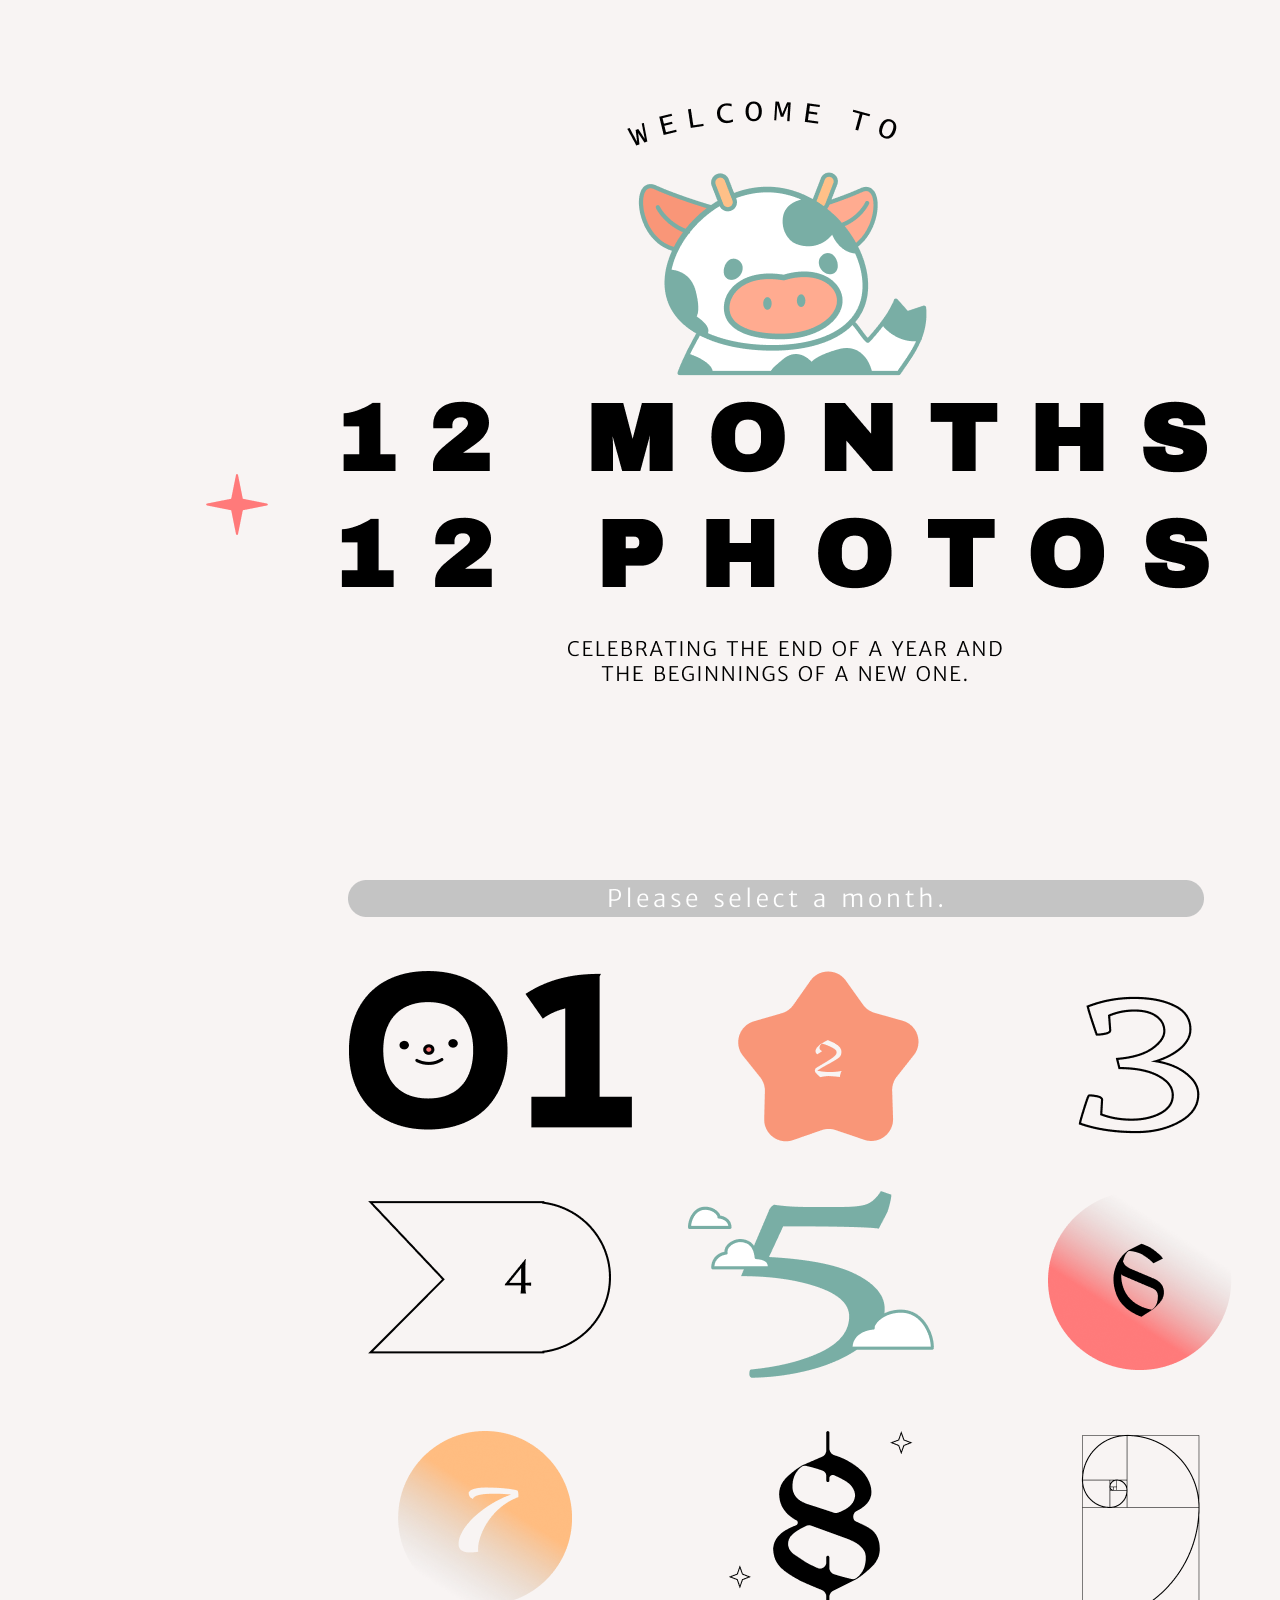
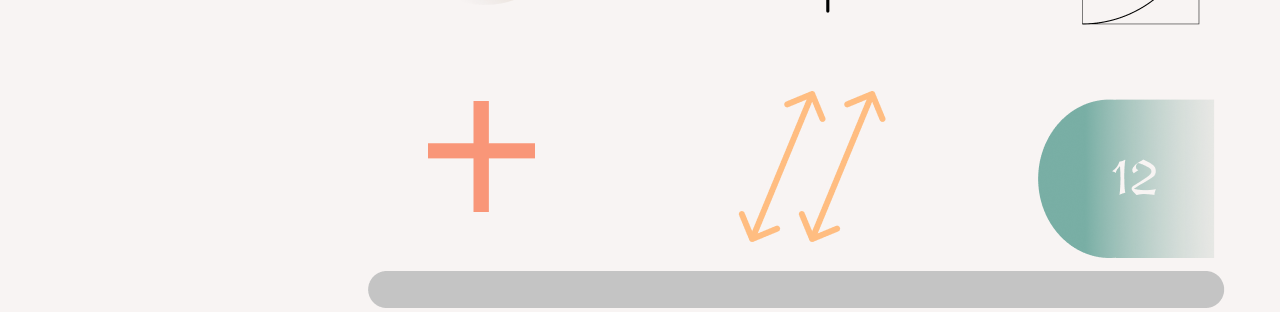
<file: wdd final/index.html>
<!DOCTYPE HTML>
<html>
<head>
	<title>AAAAAAAA</title>
	<link rel="stylesheet" type="text/css" href="assets/css.css">
    <script src="assets/js.js"></script>
       
</head>

<body>
    <!--TITLE-->
    <div id="content1">
        <div id="welcome">
            <img src="assets/images/WELCOME.png"/>
        </div>
        <div id="cow">
            <img src="assets/images/COW.png"/>
        </div>
        <div id="title">
            <img src="assets/images/TITLE.png"/>
        </div>
        <div id="celebrating">
            <img src="assets/images/CELEBRATING.png"/>
        </div>
    </div>

    <div id="content2">
        <!--TOP BANNER-->
        <div id="top-banner">
            <img src="assets/images/top.png"/>
        </div>

    <!--MONTHS-->
        <div id="jan">
            <a href="jan.html">
                <img src="assets/images/jan.png">
            </a>
        </div>
    

        <div id="feb">
            <img src="assets/images/feb.png"/>
        </div>
        <div id="mar">
            <img src="assets/images/mar.png"/>
        </div>
        <div id="apr">
            <img src="assets/images/apr.png"/>
        </div>
        <div id="may">
            <img src="assets/images/may.png"/>
        </div>
        <div id="jun">
            <img src="assets/images/jun.png"/>
        </div>
        <div id="jul">
            <img src="assets/images/jul.png"/>
        </div>
        <div id="aug">
            <img src="assets/images/aug.png"/>
        </div>
        <div id="sept">
            <img src="assets/images/sept.png"/>
        </div>
        <div id="oct">
            <img src="assets/images/oct.png"/>
        </div>
        <div id="nov">
            <img src="assets/images/nov.png"/>
        </div>
        <div id="dec">
            <img src="assets/images/dec.png"/>
        </div>
    <!--BOTTOM BANNER-->
        <div id="bottom-banner">
            <img src="assets/images/bottom.png"/>
        </div>

</div>


</body>
</html>
</file>
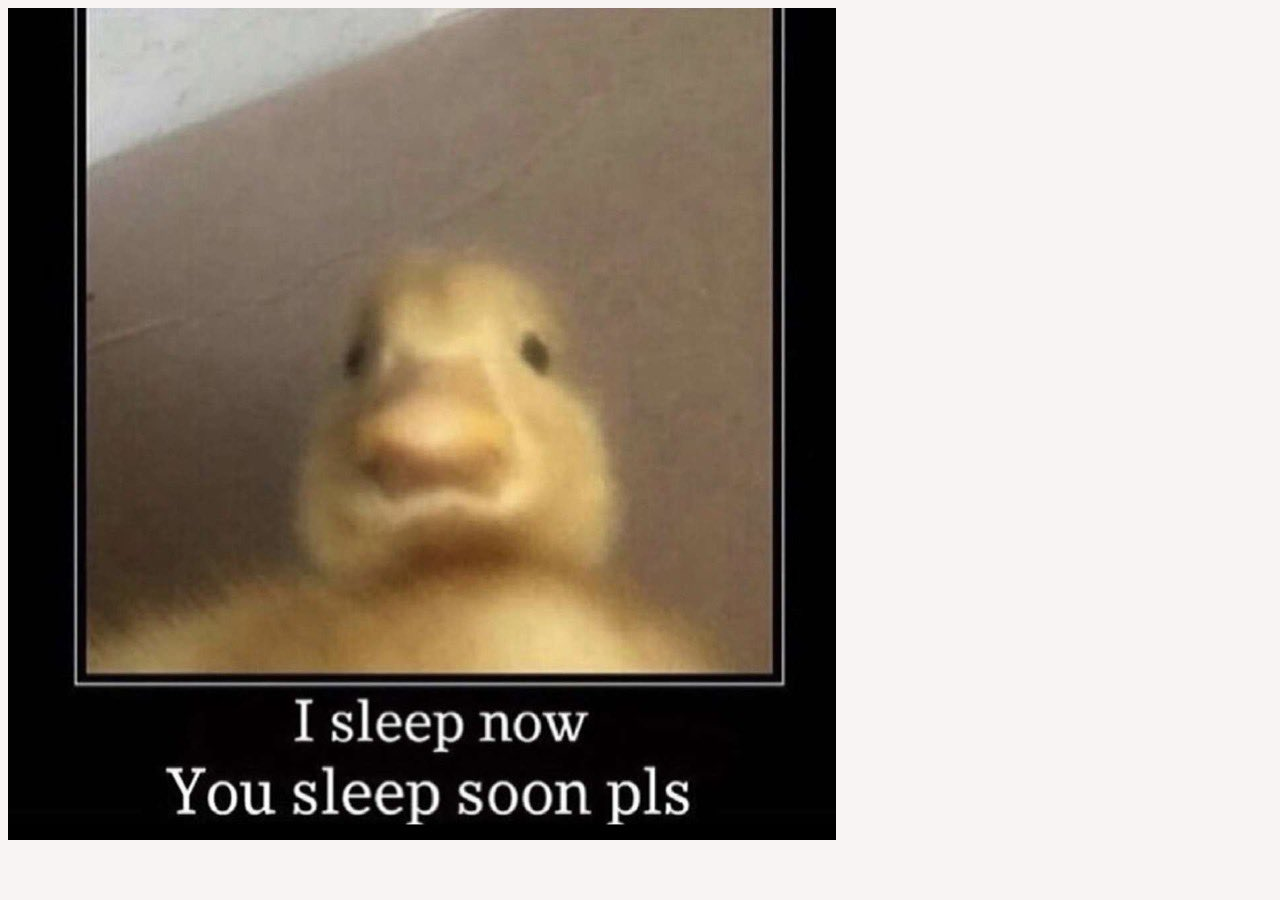
<file: wdd final/jan.html>
<!DOCTYPE HTML>
<html>
<head>
	<title>January</title>
	<link rel="stylesheet" type="text/css" href="assets/css.css">    
</head>

<body>
    <!--TITLE-->
        <div id="aprilpic">
            <img src="assets/images/aprpic.jpg"/>
        </div>
    </div>

</body>
</html>
</file>
<file: wdd final/assets/css.css>
body{
	background-color: #F8F4F3;
}

#title{
	text-align: center;
}
#content1 {
	max-width: 1000px;
	padding: 20px 30px;
	margin-top: 20px;
}

#content2 {
	max-width: 1000px;
	padding: 20px 30px;
	margin-top: 800px;
	margin-left: 310px;
}

#bottom-banner{
	position: absolute;
	margin-top: 950px;
	margin-left: 20px;
}

#jan:hover{
    cursor:pointer;
	animation-name: rotate;
	animation-duration: 0.75s;
    animation-timing-function: ease-in;
    animation-delay: 0.2s;
    animation-iteration-count: infinite;
    animation-direction: reverse;

}
#feb:hover{
    cursor:pointer;
	animation-name: rotate;
	animation-duration: 0.75s;
    animation-timing-function: ease-in;
    animation-delay: 0.2s;
    animation-iteration-count: infinite;
    animation-direction: reverse;

}
#mar:hover{
    cursor:pointer;
	animation-name: rotate;
	animation-duration: 0.75s;
    animation-timing-function: ease-in;
    animation-delay: 0.2s;
    animation-iteration-count: infinite;
    animation-direction: reverse;

}
#apr:hover{
    cursor:pointer;
	animation-name: rotate;
	animation-duration: 0.75s;
    animation-timing-function: ease-in;
    animation-delay: 0.2s;
    animation-iteration-count: infinite;
    animation-direction: reverse;

}
#may:hover{
    cursor:pointer;
	animation-name: rotate;
	animation-duration: 0.75s;
    animation-timing-function: ease-in;
    animation-delay: 0.2s;
    animation-iteration-count: infinite;
    animation-direction: reverse;

}
#jun:hover{
    cursor:pointer;
	animation-name: rotate;
	animation-duration: 0.75s;
    animation-timing-function: ease-in;
    animation-delay: 0.2s;
    animation-iteration-count: infinite;
    animation-direction: reverse;

}
#jul:hover{
    cursor:pointer;
	animation-name: rotate;
	animation-duration: 0.75s;
    animation-timing-function: ease-in;
    animation-delay: 0.2s;
    animation-iteration-count: infinite;
    animation-direction: reverse;

}
#aug:hover{
    cursor:pointer;
	animation-name: rotate;
	animation-duration: 0.75s;
    animation-timing-function: ease-in;
    animation-delay: 0.2s;
    animation-iteration-count: infinite;
    animation-direction: reverse;

}
#sept:hover{
    cursor:pointer;
	animation-name: rotate;
	animation-duration: 0.75s;
    animation-timing-function: ease-in;
    animation-delay: 0.2s;
    animation-iteration-count: infinite;
    animation-direction: reverse;

}
#oct:hover{
    cursor:pointer;
	animation-name: rotate;
	animation-duration: 0.75s;
    animation-timing-function: ease-in;
    animation-delay: 0.2s;
    animation-iteration-count: infinite;
    animation-direction: reverse;

}
#nov:hover{
    cursor:pointer;
	animation-name: rotate;
	animation-duration: 0.75s;
    animation-timing-function: ease-in;
    animation-delay: 0.2s;
    animation-iteration-count: infinite;
    animation-direction: reverse;

}
#dec:hover{
    cursor:pointer;
	animation-name: rotate;
	animation-duration: 0.75s;
    animation-timing-function: ease-in;
    animation-delay: 0.2s;
    animation-iteration-count: infinite;
    animation-direction: reverse;

}

@keyframes rotate {
	0% {
		-webkit-transform: rotate(0deg); 
        transform:rotate(0deg); 
	}
	50%{
		-webkit-transform: rotate(-5deg); 
        transform:rotate(-5deg); 
	}
	75% { 
        -webkit-transform: rotate(5deg); 
        transform:rotate(5deg); 
    } 
	100% {
		-webkit-transform: rotate(0deg); 
        transform:rotate(0deg); 
	}
 }
 
@keyframes fadein {
	from { opacity: 0%; }
    to   { opacity: 100%; }
} 

#welcome{
	position: absolute;
	margin-top: 50px;
	margin-left: 585px;
	animation-name: fadein;
	animation-duration: 2.5s;
    animation-timing-function: ease-in;
    animation-delay: 0s;
    animation-iteration-count: 1;
}
#cow{
	position: absolute;
	margin-top: 130px;
	margin-left: 600px;
	animation: fadein 2.5s ease-in 0s 1;
}
#title{
	position: absolute;
	margin-top: 300px;
	margin-left: 150px;
	animation: fadein 2.5s ease-in 0s 1;
}
#celebrating{
	position: absolute;
	margin-top: 600px;
	margin-left: 530px;
	animation: fadein 2.5s ease-in 0s 1;
}

#jan{
	position: absolute;
	margin-top: 50px;
}
#feb{
	position: absolute;
	margin-top: 50px;
	margin-left: 390px;
}
#mar{
	position: absolute;
	margin-top: 75px;
	margin-left: 730px;
}

#apr{
	position: absolute;
	margin-top: 280px;
	margin-left: 20px;
}
#may{
	position: absolute;
	margin-top: 270px;
	margin-left: 340px;
}
#jun{
	position: absolute;
	margin-top: 270px;
	margin-left: 700px;
}

#jul{
	position: absolute;
	margin-top: 510px;
	margin-left: 50px;
}
#aug{
	position: absolute;
	margin-top: 510px;
	margin-left: 380px;
}
#sept{
	position: absolute;
	margin-top: 510px;
	margin-left: 730px;
}

#oct{
	position: absolute;
	margin-top: 780px;
	margin-left: 80px;
}
#nov{
	position: absolute;
	margin-top: 770px;
	margin-left: 390px;
}
#dec{
	position: absolute;
	margin-top: 710px;
	margin-left: 690px;
}


/*JS*/
#pictures {
    position: absolute;
    top: 50%;
    left: 50%;
    transform: translate(-50%, -50%);
    width: 680px;
    margin: auto;
    text-align: center;
}
#pictures img {
    width: 200px;
    margin: 0 10px;
    transition: 0.3s;
}
.hidden {
    display: none;
}
#lightbox-overlay {
    position: absolute;
    top: 0;
    left: 0;
    width: 100%;
    height: 100%;
    background: rgba(0, 0, 0, 0.5);
}
.lightbox {
    position: absolute;
    top: 50%;
    left: 50%;
    transform: translate(-50%, -50%);
    width: 500px;
}
.lightbox img {
    width: 100%;
    border-top-right-radius: 5px;
    border-top-left-radius: 5px;
}
.lightbox .caption {
    box-sizing: border-box;
    width: 100%;
    padding: 20px;
    background: white;
    border-bottom-right-radius: 5px;
    border-bottom-left-radius: 5px;
}
</file>
